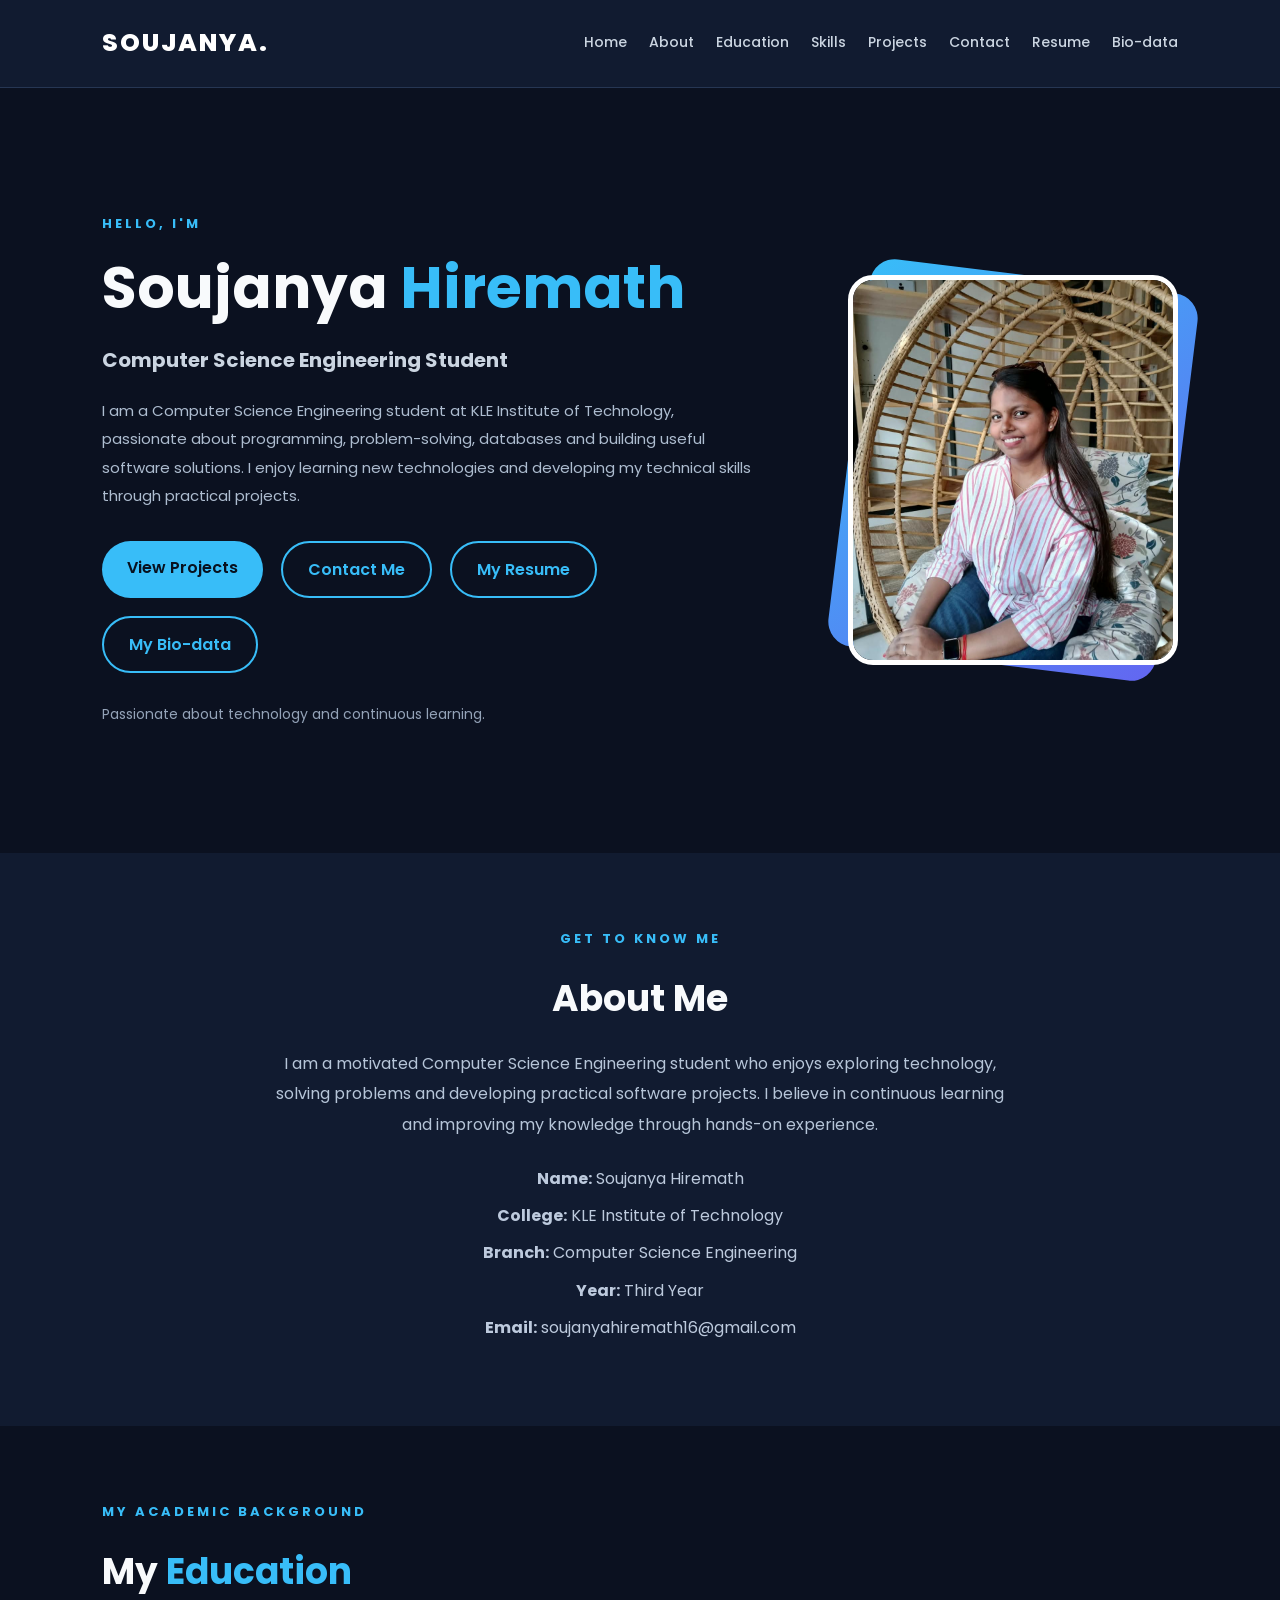
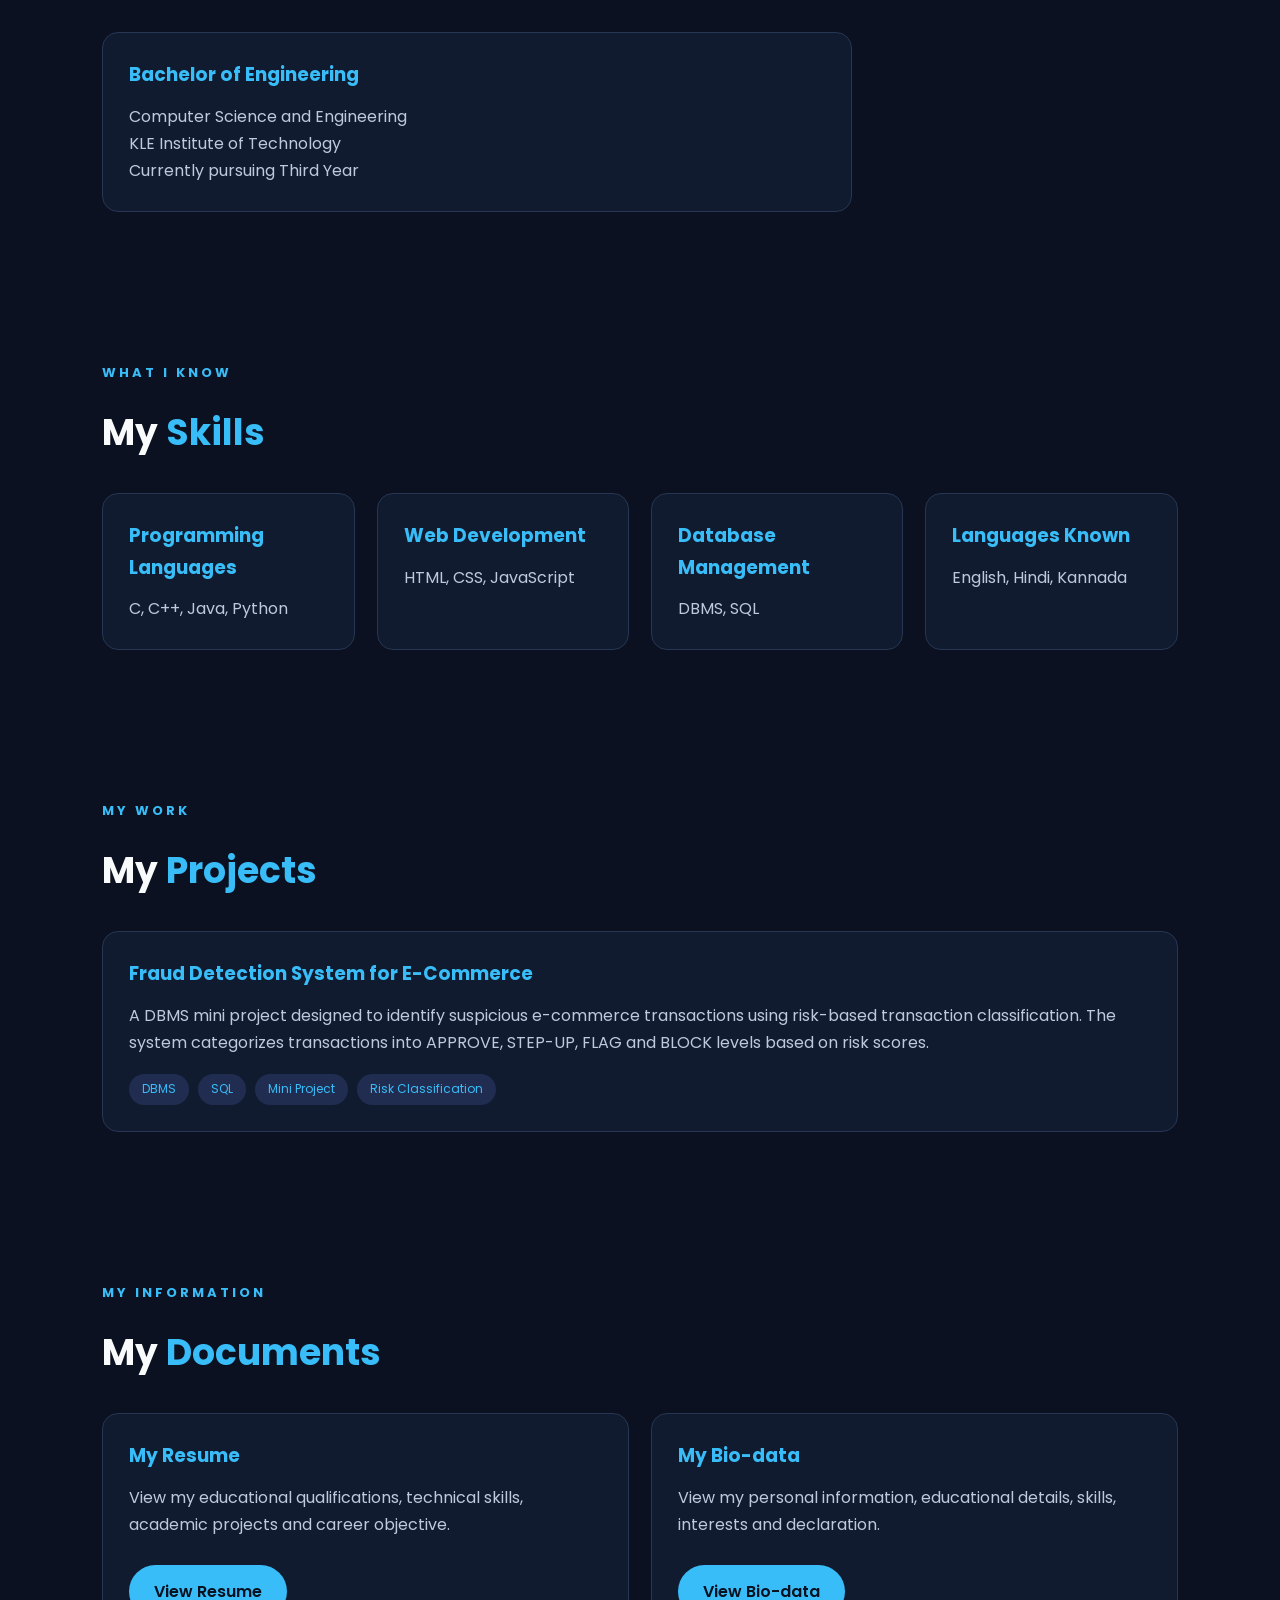
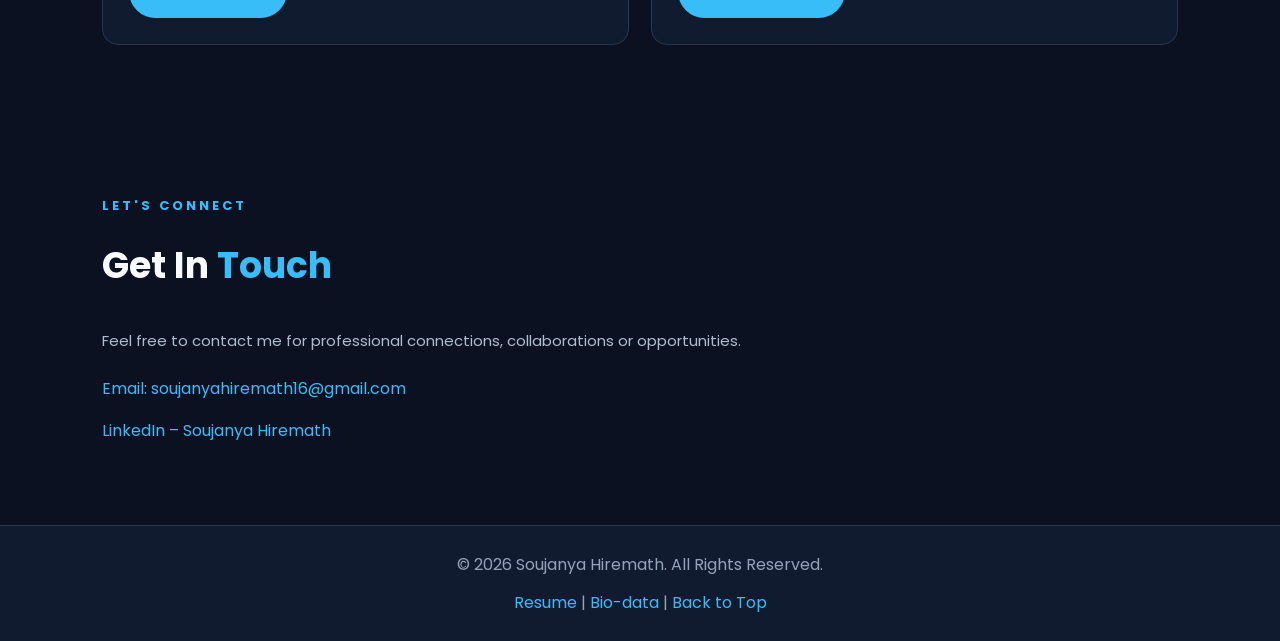
<file: index.html>
<!DOCTYPE html>
<html lang="en">

<head>
    <meta charset="UTF-8">
    <meta name="viewport" content="width=device-width, initial-scale=1.0">

    <title>Soujanya Hiremath | Portfolio</title>

    <link rel="stylesheet" href="style.css">
    <script src="script.js" defer></script>
</head>

<body>

    <!-- NAVIGATION -->
    <header>

        <a href="index.html" class="logo">SOUJANYA.</a>

        <nav class="nav-links">

            <a href="index.html#home">Home</a>
            <a href="index.html#about">About</a>
            <a href="index.html#education">Education</a>
            <a href="index.html#skills">Skills</a>
            <a href="index.html#projects">Projects</a>
            <a href="index.html#contact">Contact</a>
            <a href="resume.html">Resume</a>
            <a href="biodata.html">Bio-data</a>

        </nav>

    </header>


    <!-- HOME SECTION -->
    <section id="home" class="home">

        <div class="home-content">

            <p class="welcome">HELLO, I'M</p>

            <h1>Soujanya <span>Hiremath</span></h1>

            <h3>Computer Science Engineering Student</h3>

            <p class="intro">
                I am a Computer Science Engineering student at
                KLE Institute of Technology, passionate about
                programming, problem-solving, databases and
                building useful software solutions.

                I enjoy learning new technologies and developing
                my technical skills through practical projects.
            </p>

            <div class="buttons">

                <a href="#projects" class="btn primary">
                    View Projects
                </a>

                <a href="#contact" class="btn secondary">
                    Contact Me
                </a>

                <a href="resume.html" class="btn secondary">
                    My Resume
                </a>

                <a href="biodata.html" class="btn secondary">
                    My Bio-data
                </a>

            </div>

            <p class="social-text">
                Passionate about technology and continuous learning.
            </p>

        </div>


        <!-- PROFILE IMAGE -->
        <div class="image-section">

            <div class="image-background"></div>

            <img
                src="resume pfp.png"
                alt="Soujanya Hiremath"
                class="profile-image"
            >

        </div>

    </section>


    <!-- ABOUT SECTION -->
    <section id="about" class="about">

        <p class="section-label">GET TO KNOW ME</p>

        <h2>About Me</h2>

        <p>
            I am a motivated Computer Science Engineering student
            who enjoys exploring technology, solving problems
            and developing practical software projects.

            I believe in continuous learning and improving my
            knowledge through hands-on experience.
        </p>

        <ul class="about-list">

            <li><strong>Name:</strong> Soujanya Hiremath</li>

            <li><strong>College:</strong>
                KLE Institute of Technology
            </li>

            <li><strong>Branch:</strong>
                Computer Science Engineering
            </li>

            <li><strong>Year:</strong> Third Year</li>

            <li><strong>Email:</strong>
                soujanyahiremath16@gmail.com
            </li>

        </ul>

    </section>


    <!-- EDUCATION SECTION -->
    <section id="education">

        <p class="section-label">MY ACADEMIC BACKGROUND</p>

        <h2 class="section-title">
            My <span>Education</span>
        </h2>

        <div class="card education-card">

            <h3>Bachelor of Engineering</h3>

            <p>Computer Science and Engineering</p>

            <p>KLE Institute of Technology</p>

            <p>Currently pursuing Third Year</p>

        </div>

    </section>


    <!-- SKILLS SECTION -->
    <section id="skills">

        <p class="section-label">WHAT I KNOW</p>

        <h2 class="section-title">
            My <span>Skills</span>
        </h2>

        <div class="grid">

            <div class="card">
                <h3>Programming Languages</h3>
                <p>C, C++, Java, Python</p>
            </div>

            <div class="card">
                <h3>Web Development</h3>
                <p>HTML, CSS, JavaScript</p>
            </div>

            <div class="card">
                <h3>Database Management</h3>
                <p>DBMS, SQL</p>
            </div>

            <div class="card">
                <h3>Languages Known</h3>
                <p>English, Hindi, Kannada</p>
            </div>

        </div>

    </section>


    <!-- PROJECTS SECTION -->
    <section id="projects">

        <p class="section-label">MY WORK</p>

        <h2 class="section-title">
            My <span>Projects</span>
        </h2>

        <div class="grid">

            <div class="card">

                <h3>Fraud Detection System for E-Commerce</h3>

                <p>
                    A DBMS mini project designed to identify
                    suspicious e-commerce transactions using
                    risk-based transaction classification.

                    The system categorizes transactions into
                    APPROVE, STEP-UP, FLAG and BLOCK levels
                    based on risk scores.
                </p>

                <div class="tags">

                    <span>DBMS</span>
                    <span>SQL</span>
                    <span>Mini Project</span>
                    <span>Risk Classification</span>

                </div>

            </div>

        </div>

    </section>


    <!-- RESUME AND BIODATA QUICK LINKS -->
    <section id="documents">

        <p class="section-label">MY INFORMATION</p>

        <h2 class="section-title">
            My <span>Documents</span>
        </h2>

        <div class="grid">

            <div class="card">

                <h3>My Resume</h3>

                <p>
                    View my educational qualifications,
                    technical skills, academic projects
                    and career objective.
                </p>

                <br>

                <a href="resume.html" class="btn primary">
                    View Resume
                </a>

            </div>


            <div class="card">

                <h3>My Bio-data</h3>

                <p>
                    View my personal information,
                    educational details, skills,
                    interests and declaration.
                </p>

                <br>

                <a href="biodata.html" class="btn primary">
                    View Bio-data
                </a>

            </div>

        </div>

    </section>


    <!-- CONTACT SECTION -->
    <section id="contact">

        <p class="section-label">LET'S CONNECT</p>

        <h2 class="section-title">
            Get In <span>Touch</span>
        </h2>

        <p class="intro">
            Feel free to contact me for professional connections,
            collaborations or opportunities.
        </p>

        <div class="contact-links">

            <a href="mailto:soujanyahiremath16@gmail.com">
                Email: soujanyahiremath16@gmail.com
            </a>

            <a
                href="https://www.linkedin.com/in/soujanya-hiremath-746a1330a"
                target="_blank"
                rel="noopener noreferrer"
            >
                LinkedIn – Soujanya Hiremath
            </a>

        </div>

    </section>


    <!-- FOOTER -->
    <footer>

        <p>
            © 2026 Soujanya Hiremath. All Rights Reserved.
        </p>

        <p>
            <a href="resume.html">Resume</a> |
            <a href="biodata.html">Bio-data</a> |
            <a href="#home">Back to Top</a>
        </p>

    </footer>


</body>
</html>
</file>
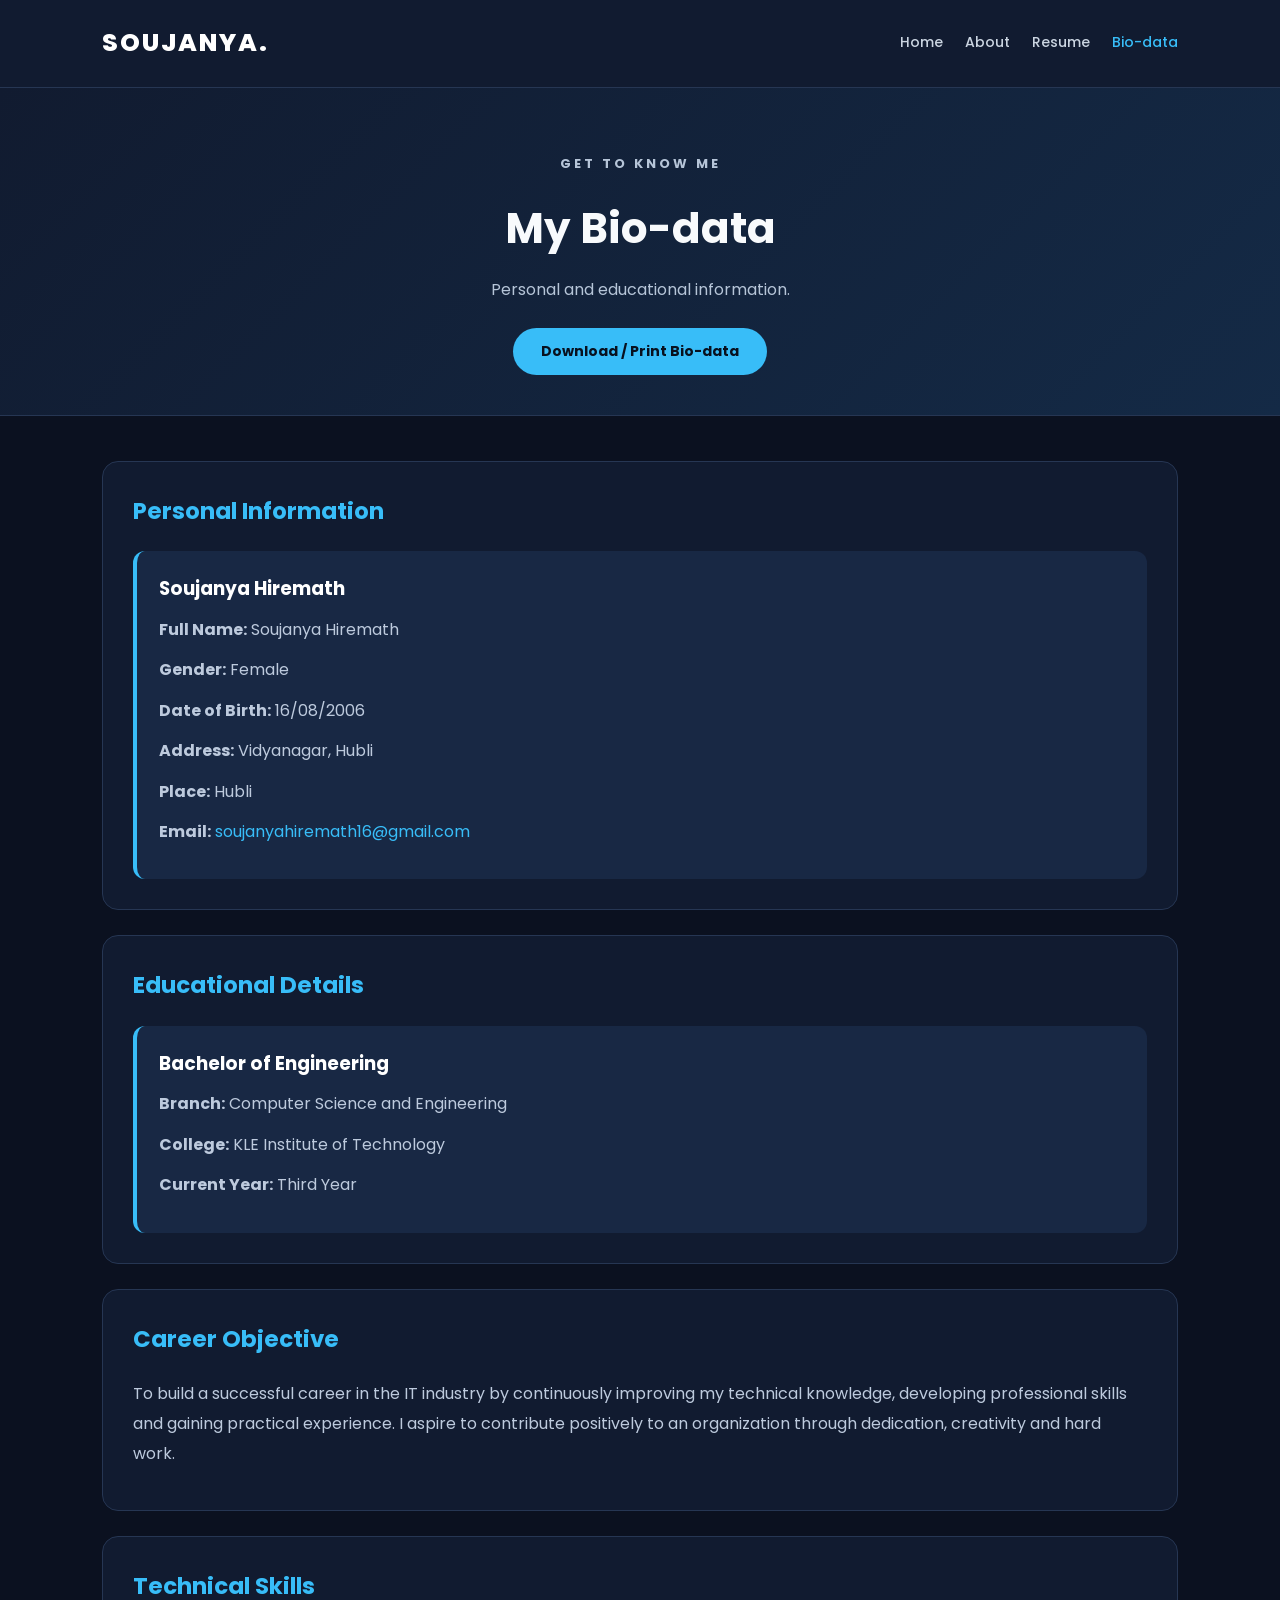
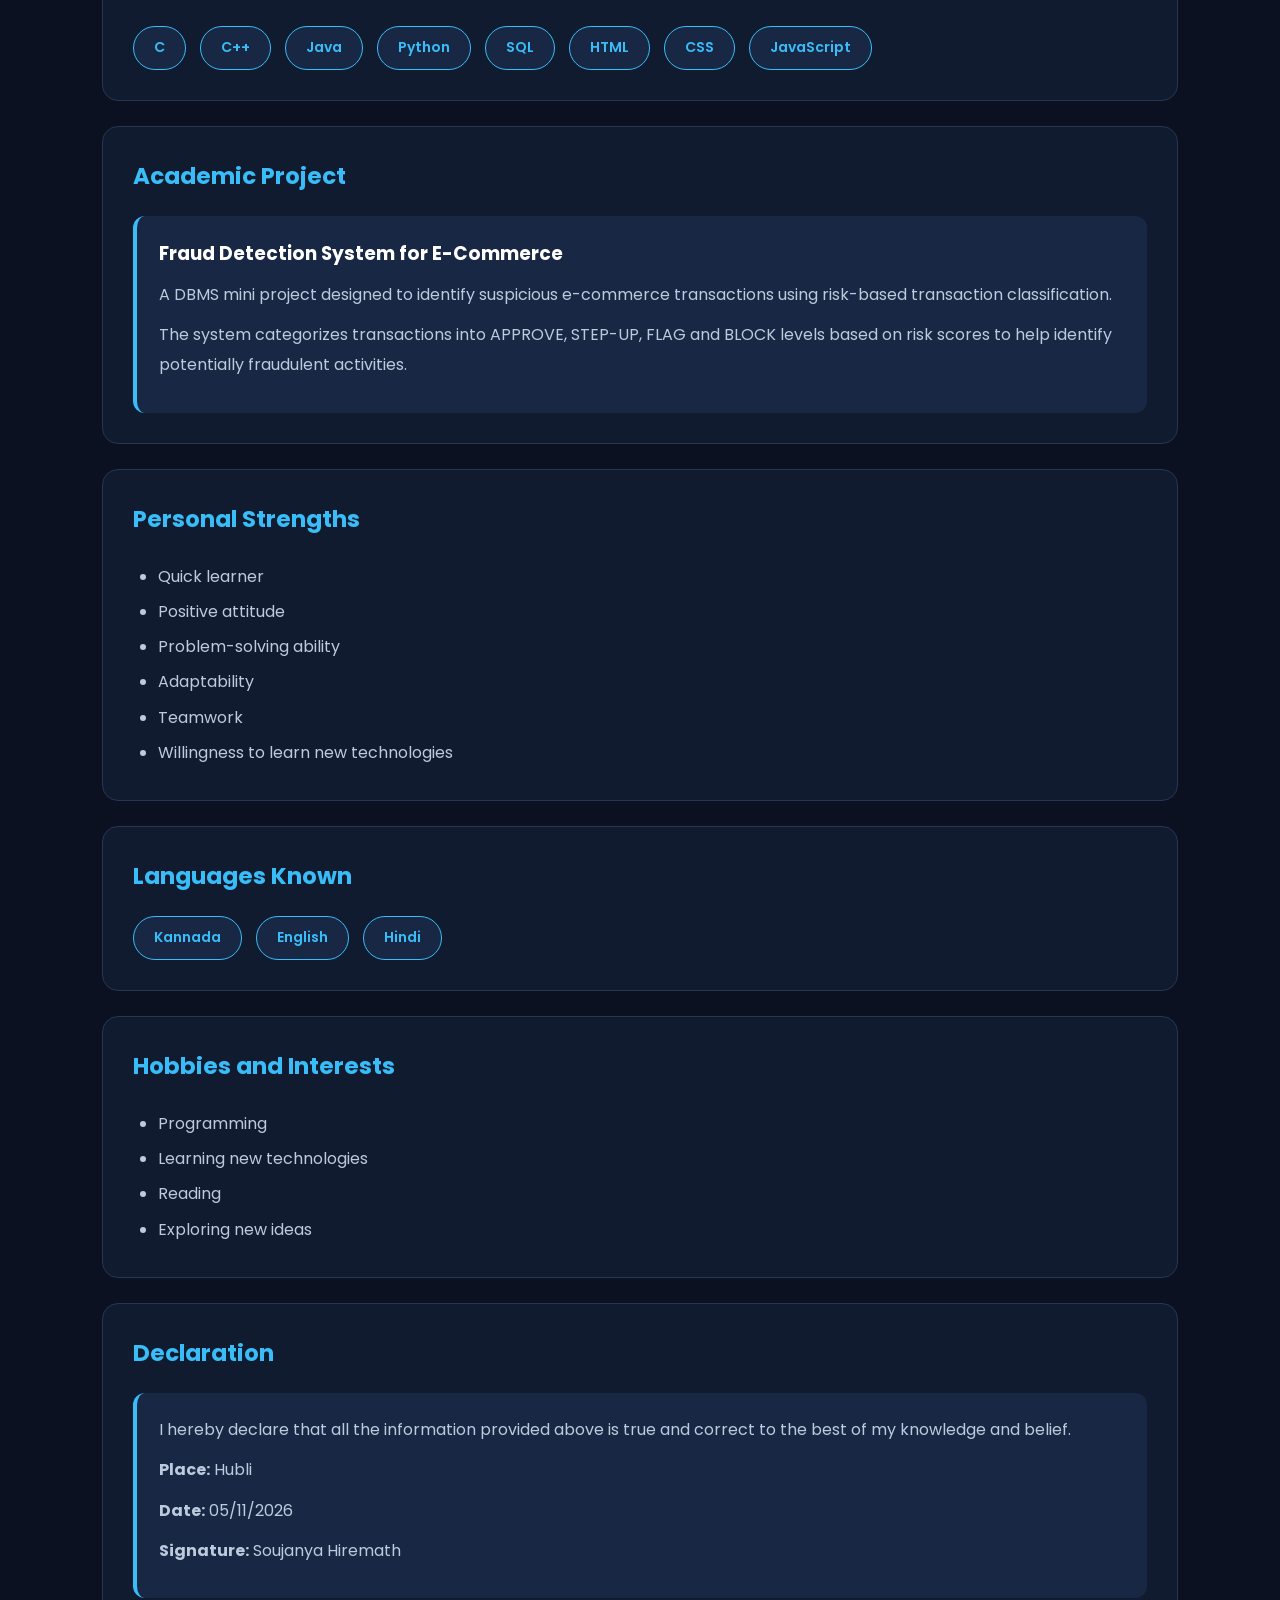
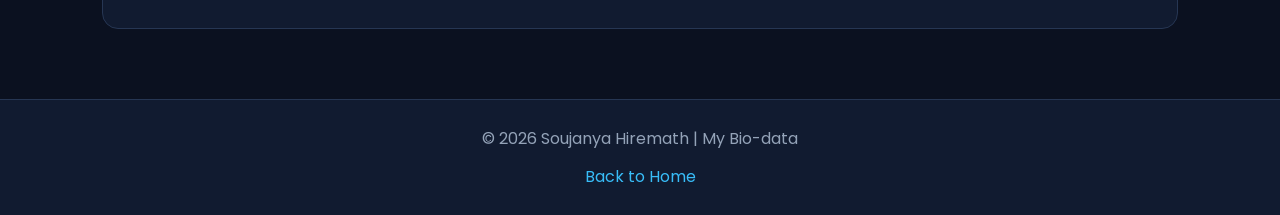
<file: biodata.html>
<!DOCTYPE html>
<html lang="en">

<head>
    <meta charset="UTF-8">
    <meta name="viewport" content="width=device-width, initial-scale=1.0">

    <title>Bio-data | Soujanya Hiremath</title>

    <link rel="stylesheet" href="style.css">
    <script src="script.js" defer></script>
</head>

<body>

    <!-- Navigation Bar -->
    <header>

        <a href="index.html" class="logo">SOUJANYA.</a>

        <nav class="nav-links">
            <a href="index.html">Home</a>
            <a href="index.html#about">About</a>
            <a href="resume.html">Resume</a>
            <a href="biodata.html" class="active">Bio-data</a>
        </nav>

    </header>

    <!-- Page Heading -->
    <section class="resume-header">

        <p class="section-label">GET TO KNOW ME</p>

        <h1>My Bio-data</h1>

        <p>Personal and educational information.</p>

        <button onclick="printDocument()">
            Download / Print Bio-data
        </button>

    </section>

    <!-- Main Content -->
    <main class="resume-container">

        <!-- Personal Information -->
        <section class="resume-section">

            <h2>Personal Information</h2>

            <div class="resume-card">

                <h3>Soujanya Hiremath</h3>

                <p>
                    <strong>Full Name:</strong>
                    Soujanya Hiremath
                </p>

                <p>
                    <strong>Gender:</strong>
                    Female
                </p>

                <p>
                    <strong>Date of Birth:</strong>
                    16/08/2006
                </p>

                <p>
                    <strong>Address:</strong>
                    Vidyanagar, Hubli
                </p>

                <p>
                    <strong>Place:</strong>
                    Hubli
                </p>

                <p>
                    <strong>Email:</strong>
                    <a href="mailto:soujanyahiremath16@gmail.com">
                        soujanyahiremath16@gmail.com
                    </a>
                </p>

            </div>

        </section>

        <!-- Educational Details -->
        <section class="resume-section">

            <h2>Educational Details</h2>

            <div class="resume-card">

                <h3>Bachelor of Engineering</h3>

                <p>
                    <strong>Branch:</strong>
                    Computer Science and Engineering
                </p>

                <p>
                    <strong>College:</strong>
                    KLE Institute of Technology
                </p>

                <p>
                    <strong>Current Year:</strong>
                    Third Year
                </p>

            </div>

        </section>

        <!-- Career Objective -->
        <section class="resume-section">

            <h2>Career Objective</h2>

            <p>
                To build a successful career in the IT industry
                by continuously improving my technical knowledge,
                developing professional skills and gaining
                practical experience. I aspire to contribute
                positively to an organization through dedication,
                creativity and hard work.
            </p>

        </section>

        <!-- Technical Skills -->
        <section class="resume-section">

            <h2>Technical Skills</h2>

            <div class="skills-list">

                <span>C</span>
                <span>C++</span>
                <span>Java</span>
                <span>Python</span>
                <span>SQL</span>
                <span>HTML</span>
                <span>CSS</span>
                <span>JavaScript</span>

            </div>

        </section>

        <!-- Academic Project -->
        <section class="resume-section">

            <h2>Academic Project</h2>

            <div class="resume-card">

                <h3>Fraud Detection System for E-Commerce</h3>

                <p>
                    A DBMS mini project designed to identify
                    suspicious e-commerce transactions using
                    risk-based transaction classification.
                </p>

                <p>
                    The system categorizes transactions into
                    APPROVE, STEP-UP, FLAG and BLOCK levels
                    based on risk scores to help identify
                    potentially fraudulent activities.
                </p>

            </div>

        </section>

        <!-- Personal Strengths -->
        <section class="resume-section">

            <h2>Personal Strengths</h2>

            <ul class="strength-list">

                <li>Quick learner</li>
                <li>Positive attitude</li>
                <li>Problem-solving ability</li>
                <li>Adaptability</li>
                <li>Teamwork</li>
                <li>Willingness to learn new technologies</li>

            </ul>

        </section>

        <!-- Languages -->
        <section class="resume-section">

            <h2>Languages Known</h2>

            <div class="skills-list">

                <span>Kannada</span>
                <span>English</span>
                <span>Hindi</span>

            </div>

        </section>

        <!-- Hobbies -->
        <section class="resume-section">

            <h2>Hobbies and Interests</h2>

            <ul class="strength-list">

                <li>Programming</li>
                <li>Learning new technologies</li>
                <li>Reading</li>
                <li>Exploring new ideas</li>

            </ul>

        </section>

        <!-- Declaration -->
        <section class="resume-section">

            <h2>Declaration</h2>

            <div class="resume-card">

                <p>
                    I hereby declare that all the information
                    provided above is true and correct to the
                    best of my knowledge and belief.
                </p>

                <p>
                    <strong>Place:</strong>
                    Hubli
                </p>

                <p>
                    <strong>Date:</strong>
                    05/11/2026
                </p>

                <p>
                    <strong>Signature:</strong>
                    Soujanya Hiremath
                </p>

            </div>

        </section>

    </main>

    <!-- Footer -->
    <footer>

        <p>© 2026 Soujanya Hiremath | My Bio-data</p>

        <a href="index.html">Back to Home</a>

    </footer>

</body>
</html>
</file>
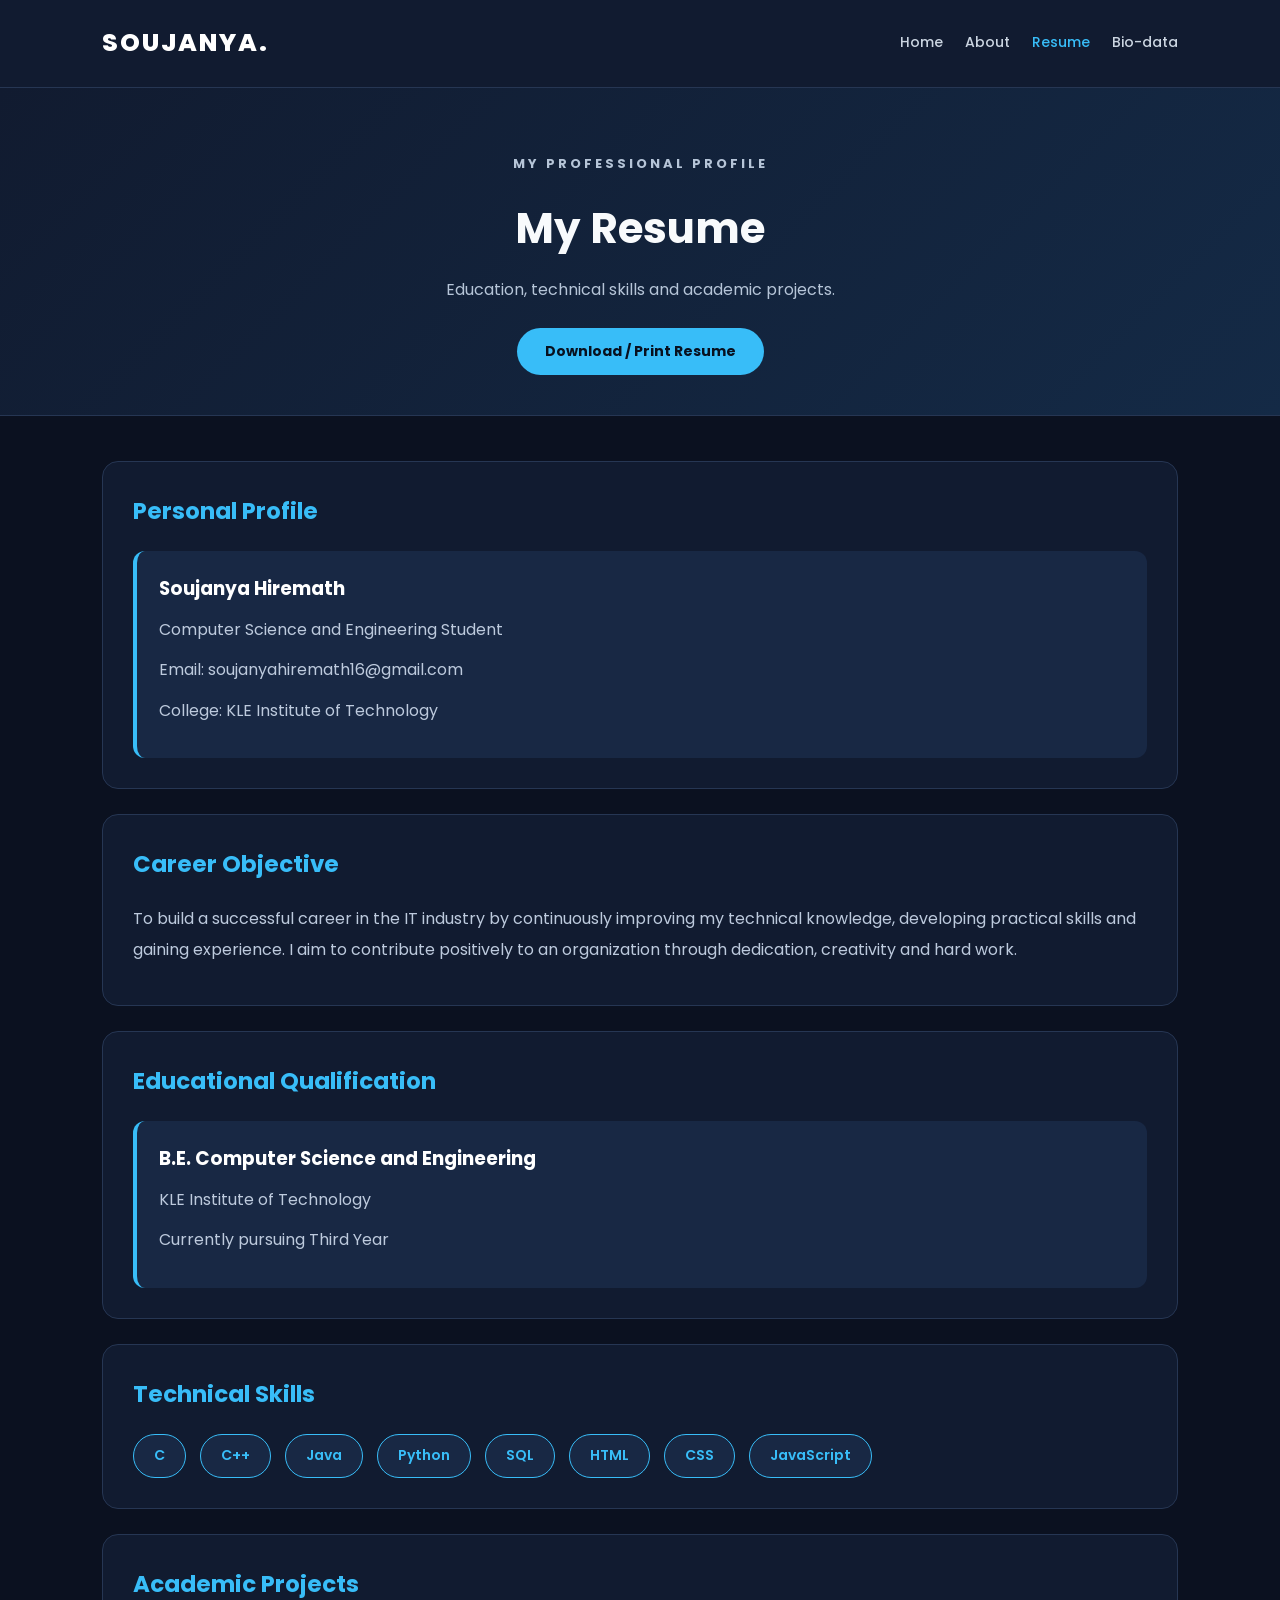
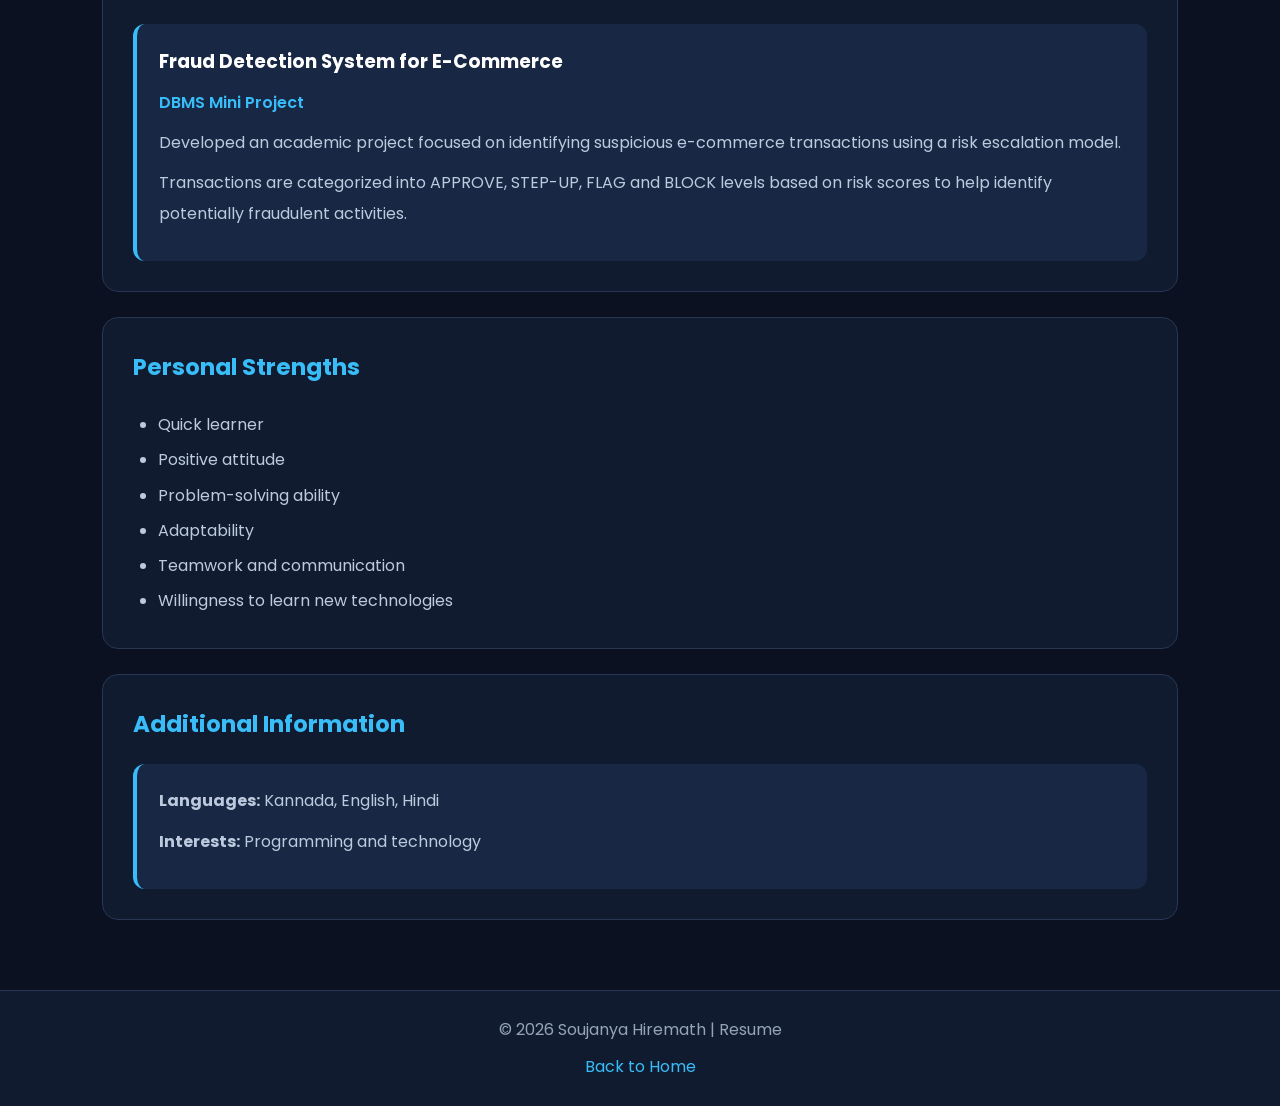
<file: resume.html>
<!DOCTYPE html>
<html lang="en">
<head>
    <meta charset="UTF-8">
    <meta name="viewport" content="width=device-width, initial-scale=1.0">

    <title>Resume | Soujanya Hiremath</title>

    <link rel="stylesheet" href="style.css">
    <script src="script.js" defer></script>
</head>

<body>

    <header>
        <a href="index.html" class="logo">SOUJANYA.</a>

        <nav class="nav-links">
            <a href="index.html">Home</a>
            <a href="index.html#about">About</a>
            <a href="resume.html" class="active">Resume</a>
            <a href="biodata.html">Bio-data</a>
        </nav>
    </header>

    <section class="resume-header">
        <p class="section-label">MY PROFESSIONAL PROFILE</p>
        <h1>My Resume</h1>
        <p>Education, technical skills and academic projects.</p>

        <button onclick="printDocument()">
            Download / Print Resume
        </button>
    </section>

    <main class="resume-container">

        <section class="resume-section">
            <h2>Personal Profile</h2>

            <div class="resume-card">
                <h3>Soujanya Hiremath</h3>
                <p>Computer Science and Engineering Student</p>
                <p>Email: soujanyahiremath16@gmail.com</p>
                <p>College: KLE Institute of Technology</p>
            </div>
        </section>

        <section class="resume-section">
            <h2>Career Objective</h2>

            <p>
                To build a successful career in the IT industry
                by continuously improving my technical knowledge,
                developing practical skills and gaining experience.
                I aim to contribute positively to an organization
                through dedication, creativity and hard work.
            </p>
        </section>

        <section class="resume-section">
            <h2>Educational Qualification</h2>

            <div class="resume-card">
                <h3>B.E. Computer Science and Engineering</h3>
                <p>KLE Institute of Technology</p>
                <p>Currently pursuing Third Year</p>
            </div>
        </section>

        <section class="resume-section">
            <h2>Technical Skills</h2>

            <div class="skills-list">
                <span>C</span>
                <span>C++</span>
                <span>Java</span>
                <span>Python</span>
                <span>SQL</span>
                <span>HTML</span>
                <span>CSS</span>
                <span>JavaScript</span>
            </div>
        </section>

        <section class="resume-section">
            <h2>Academic Projects</h2>

            <div class="resume-card">
                <h3>Fraud Detection System for E-Commerce</h3>
                <p class="project-subtitle">DBMS Mini Project</p>

                <p>
                    Developed an academic project focused on
                    identifying suspicious e-commerce transactions
                    using a risk escalation model.
                </p>

                <p>
                    Transactions are categorized into APPROVE,
                    STEP-UP, FLAG and BLOCK levels based on risk
                    scores to help identify potentially fraudulent
                    activities.
                </p>
            </div>
        </section>

        <section class="resume-section">
            <h2>Personal Strengths</h2>

            <ul class="strength-list">
                <li>Quick learner</li>
                <li>Positive attitude</li>
                <li>Problem-solving ability</li>
                <li>Adaptability</li>
                <li>Teamwork and communication</li>
                <li>Willingness to learn new technologies</li>
            </ul>
        </section>

        <section class="resume-section">
            <h2>Additional Information</h2>

            <div class="resume-card">
                <p><strong>Languages:</strong> Kannada, English, Hindi</p>
                <p><strong>Interests:</strong> Programming and technology</p>
            </div>
        </section>

    </main>

    <footer>
        <p>© 2026 Soujanya Hiremath | Resume</p>
        <a href="index.html">Back to Home</a>
    </footer>

</body>
</html>
</file>
<file: style.css>
@import url('https://fonts.googleapis.com/css2?family=Poppins:wght@300;400;500;600;700;800&display=swap');

:root {
    --accent: #38bdf8;
    --accent2: #6366f1;
    --dark: #0b1120;
    --card: #111b30;
    --card-light: #182844;
    --border: #263653;
    --text: #f8fafc;
    --muted: #bdcadd;
}

* {
    margin: 0;
    padding: 0;
    box-sizing: border-box;
    font-family: 'Poppins', sans-serif;
    scroll-behavior: smooth;
}

body {
    background: var(--dark);
    color: var(--text);
    line-height: 1.7;
}

html {
    scroll-padding-top: 100px;
}

/* NAVIGATION */

header {
    display: flex;
    justify-content: space-between;
    align-items: center;
    padding: 22px 8%;
    background: var(--card);
    border-bottom: 1px solid var(--border);
    position: sticky;
    top: 0;
    z-index: 100;
}

.logo {
    color: white;
    font-size: 25px;
    font-weight: 800;
    letter-spacing: 2px;
    text-decoration: none;
}

.nav-links {
    display: flex;
    gap: 22px;
    flex-wrap: wrap;
    list-style: none;
}

.nav-links a {
    color: #cbd5e1;
    text-decoration: none;
    font-size: 14px;
    font-weight: 500;
    transition: 0.3s;
}

.nav-links a:hover,
.nav-links a.active {
    color: var(--accent);
}

/* HOME */

.home {
    min-height: 85vh;
    padding: 75px 8%;
    display: flex;
    align-items: center;
    justify-content: space-between;
    gap: 60px;
}

.home-content {
    max-width: 650px;
}

.welcome,
.section-label {
    color: var(--accent);
    font-size: 13px;
    font-weight: 700;
    letter-spacing: 3px;
    margin-bottom: 18px;
}

.home h1 {
    font-size: clamp(38px, 5vw, 58px);
    line-height: 1.2;
    margin-bottom: 20px;
}

.home h1 span {
    color: var(--accent);
}

.home h3 {
    font-size: 20px;
    color: #cbd5e1;
    margin-bottom: 20px;
}

.intro {
    color: #aebdd0;
    line-height: 1.9;
    font-size: 15px;
}

.buttons {
    display: flex;
    flex-wrap: wrap;
    gap: 18px;
    margin-top: 30px;
}

.btn {
    display: inline-block;
    padding: 13px 25px;
    border-radius: 30px;
    font-weight: 600;
    text-decoration: none;
    transition: 0.3s;
}

.primary {
    background: var(--accent);
    color: #08111f;
}

.secondary {
    border: 2px solid var(--accent);
    color: var(--accent);
}

.btn:hover {
    transform: translateY(-4px);
    box-shadow: 0 8px 25px #38bdf833;
}

.social-text {
    margin-top: 30px;
    color: #94a3b8;
    font-size: 14px;
}

/* PROFILE IMAGE */

.image-section {
    position: relative;
    width: 330px;
    height: 390px;
    flex-shrink: 0;
}

.image-background {
    position: absolute;
    inset: 0;
    background: linear-gradient(135deg, var(--accent), var(--accent2));
    border-radius: 25px;
    transform: rotate(7deg);
}

.profile-image {
    position: relative;
    width: 100%;
    height: 100%;
    object-fit: cover;
    border-radius: 25px;
    border: 5px solid white;
}

/* ABOUT */

.about {
    padding: 75px 8%;
    text-align: center;
    background: var(--card);
}

.about h2 {
    font-size: 36px;
    margin-bottom: 20px;
}

.about > p:not(.section-label) {
    max-width: 750px;
    margin: auto;
    color: #b6c5d8;
    line-height: 1.9;
}

.about-list {
    list-style: none;
    margin-top: 25px;
    color: var(--muted);
}

.about-list li {
    margin: 10px 0;
}

/* GENERAL SECTIONS */

section:not(.home):not(.resume-header):not(.resume-section) {
    padding: 75px 8%;
    min-height: 45vh;
}

.section-title {
    font-size: 36px;
    margin-bottom: 30px;
}

.section-title span {
    color: var(--accent);
}

/* CARDS */

.grid {
    display: grid;
    grid-template-columns: repeat(auto-fit, minmax(240px, 1fr));
    gap: 22px;
}

.card {
    background: var(--card);
    padding: 26px;
    border-radius: 16px;
    border: 1px solid var(--border);
    transition: 0.3s;
}

.card:hover {
    transform: translateY(-6px);
    border-color: var(--accent);
}

.card h3 {
    color: var(--accent);
    margin-bottom: 12px;
}

.card p {
    color: var(--muted);
}

.education-card {
    max-width: 750px;
}

.tags {
    display: flex;
    flex-wrap: wrap;
    gap: 9px;
    margin-top: 18px;
}

.tags span {
    font-size: 12px;
    padding: 5px 13px;
    border-radius: 20px;
    background: #202d50;
    color: var(--accent);
}

/* CONTACT */

.contact-links {
    display: flex;
    flex-direction: column;
    gap: 15px;
    margin-top: 20px;
}

.contact-links a {
    color: var(--accent);
    overflow-wrap: anywhere;
    text-decoration: none;
}

.contact-links a:hover {
    color: white;
}

/* RESUME AND BIODATA HEADER */

.resume-header {
    text-align: center;
    padding: 65px 8% 40px;
    background: linear-gradient(135deg, #111b30, #142a46);
    border-bottom: 1px solid var(--border);
}

.resume-header h1 {
    font-size: 42px;
    margin-bottom: 12px;
}

.resume-header p {
    color: #b6c5d8;
}

.resume-header button {
    margin-top: 25px;
    padding: 13px 28px;
    border: none;
    border-radius: 30px;
    background: var(--accent);
    color: #08111f;
    font-size: 14px;
    font-weight: 700;
    cursor: pointer;
    transition: 0.3s;
}

.resume-header button:hover {
    background: white;
    transform: translateY(-3px);
}

/* CONTENT */

.resume-container,
.biodata-container {
    width: 84%;
    max-width: 1100px;
    margin: 45px auto 70px;
}

.resume-section,
.biodata-card {
    background: var(--card);
    padding: 30px;
    margin-bottom: 25px;
    border: 1px solid var(--border);
    border-radius: 16px;
    transition: 0.3s;
}

.resume-section:hover,
.biodata-card:hover {
    border-color: var(--accent);
    transform: translateY(-3px);
}

.resume-section h2,
.biodata-card h2 {
    color: var(--accent);
    font-size: 23px;
    margin-bottom: 20px;
}

.resume-section h3,
.biodata-card h3 {
    color: white;
    margin-bottom: 10px;
}

.resume-section p,
.biodata-card p {
    color: var(--muted);
    line-height: 1.9;
    margin-bottom: 10px;
}

/* RESUME CARDS */

.resume-card {
    background: var(--card-light);
    padding: 22px;
    border-radius: 12px;
    border-left: 4px solid var(--accent);
}

.project-subtitle {
    color: var(--accent) !important;
    font-weight: 600;
}

/* SKILLS */

.skills-list {
    display: flex;
    flex-wrap: wrap;
    gap: 14px;
}

.skills-list span {
    background: var(--card-light);
    color: var(--accent);
    border: 1px solid var(--accent);
    padding: 9px 20px;
    border-radius: 25px;
    font-size: 14px;
    font-weight: 600;
}

/* STRENGTHS */

.strength-list {
    padding-left: 25px;
    color: var(--muted);
    line-height: 2.2;
}

/* LINKS */

.resume-section a,
.biodata-card a {
    color: var(--accent);
    text-decoration: none;
    overflow-wrap: anywhere;
}

/* FOOTER */

footer {
    background: var(--card);
    text-align: center;
    padding: 25px;
    border-top: 1px solid var(--border);
    color: #94a3b8;
}

footer a {
    display: inline-block;
    margin-top: 10px;
    color: var(--accent);
    text-decoration: none;
}

/* RESPONSIVE */

@media (max-width: 850px) {
    .home {
        flex-direction: column-reverse;
        text-align: center;
    }

    .home-content {
        display: flex;
        flex-direction: column;
        align-items: center;
    }

    .image-section {
        width: 280px;
        height: 330px;
    }
}

@media (max-width: 768px) {
    header {
        flex-direction: column;
        gap: 18px;
        padding: 20px 5%;
    }

    .nav-links {
        gap: 12px;
        justify-content: center;
    }

    .nav-links a {
        font-size: 13px;
    }

    .home {
        padding: 55px 6%;
    }

    .home h1 {
        font-size: 38px;
    }

    .buttons {
        justify-content: center;
    }

    .resume-container,
    .biodata-container {
        width: 92%;
    }

    .resume-header h1 {
        font-size: 32px;
    }

    .resume-section {
        padding: 20px;
    }

    section:not(.home):not(.resume-header):not(.resume-section) {
        padding: 65px 6%;
    }
}

/* PRINT */

@media print {
    body {
        background: white;
        color: black;
    }

    header,
    footer,
    .resume-header button {
        display: none !important;
    }

    .resume-header {
        background: white;
        color: black;
    }

    .resume-header h1,
    .resume-header p,
    .resume-section h2,
    .resume-section h3,
    .resume-section p,
    .resume-section li {
        color: black !important;
    }

    .resume-container {
        width: 100%;
        max-width: 100%;
        margin: 10px auto;
    }

    .resume-section {
        background: white;
        border: 1px solid #ccc;
        box-shadow: none;
        transform: none;
        padding: 18px;
        break-inside: avoid;
    }

    .resume-card {
        background: #f5f5f5;
    }

    .skills-list span {
        color: black;
        background: white;
        border: 1px solid #888;
    }
}
</file>
